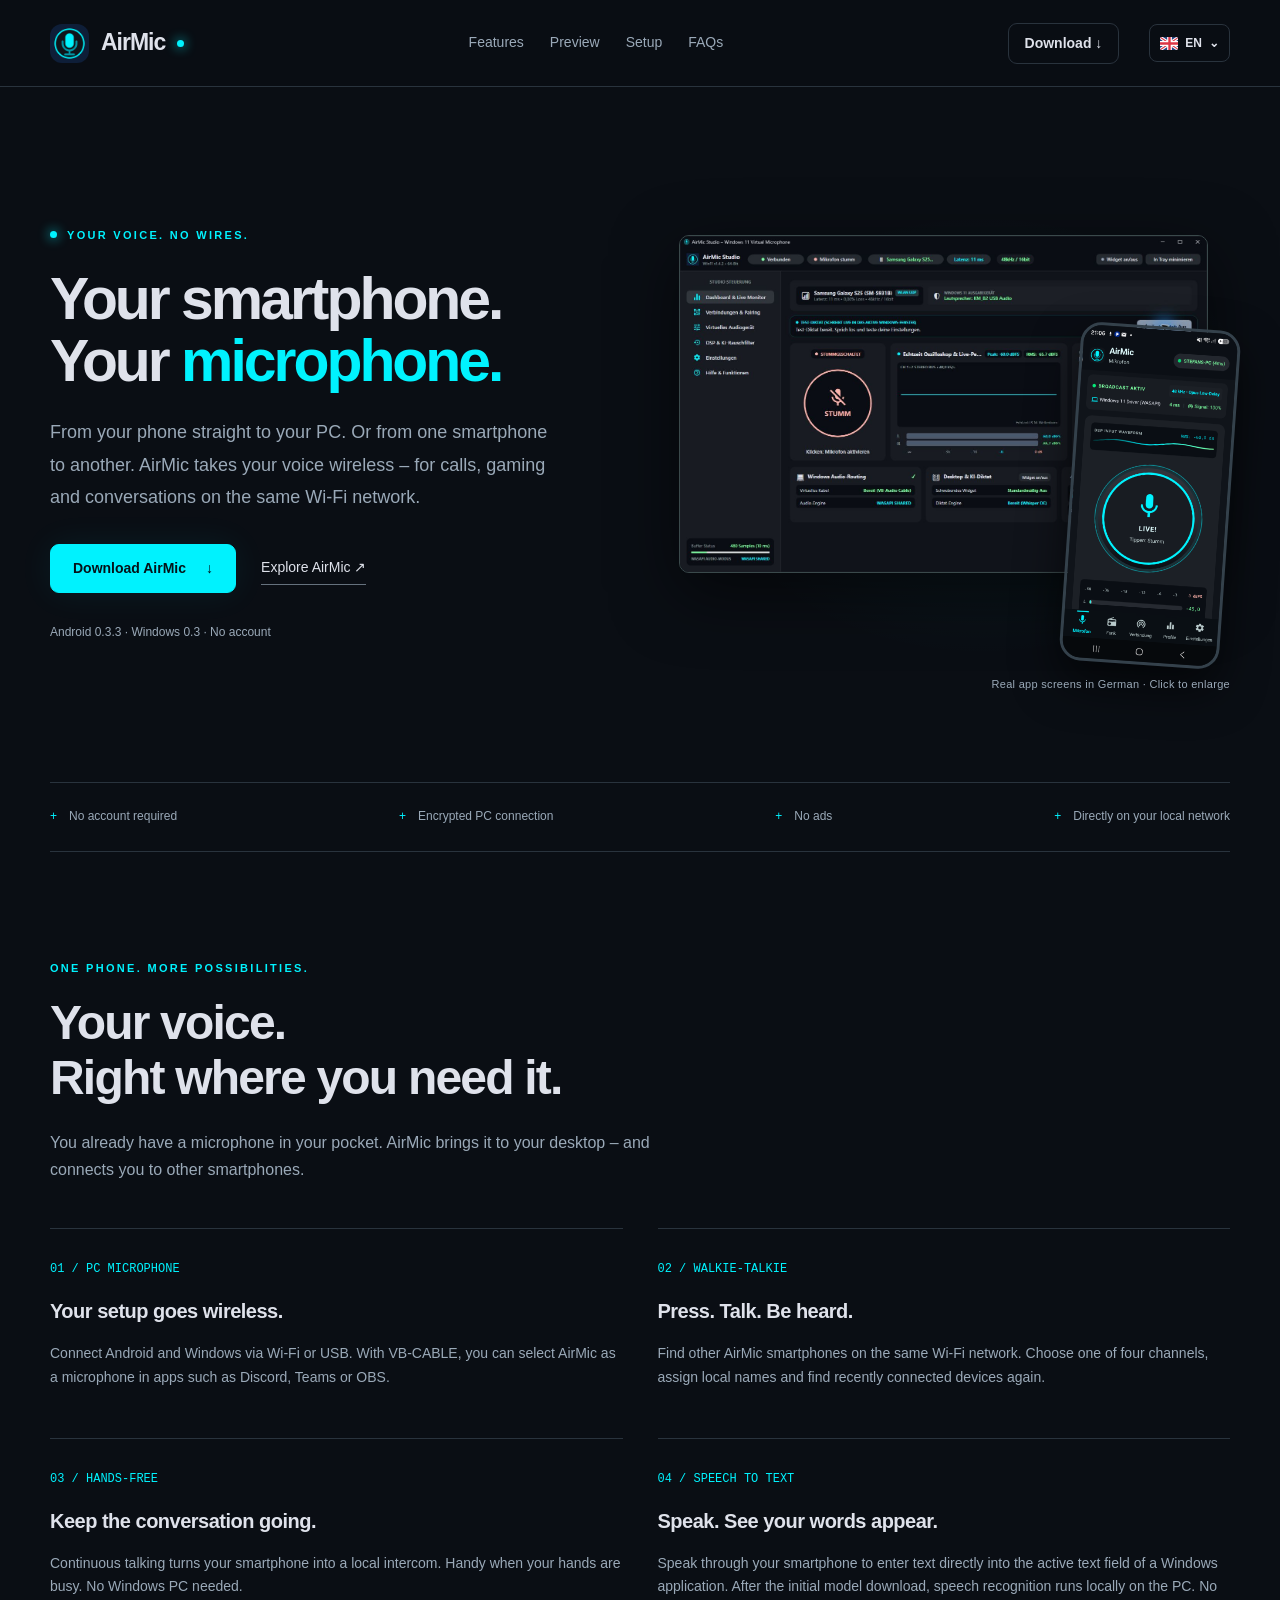
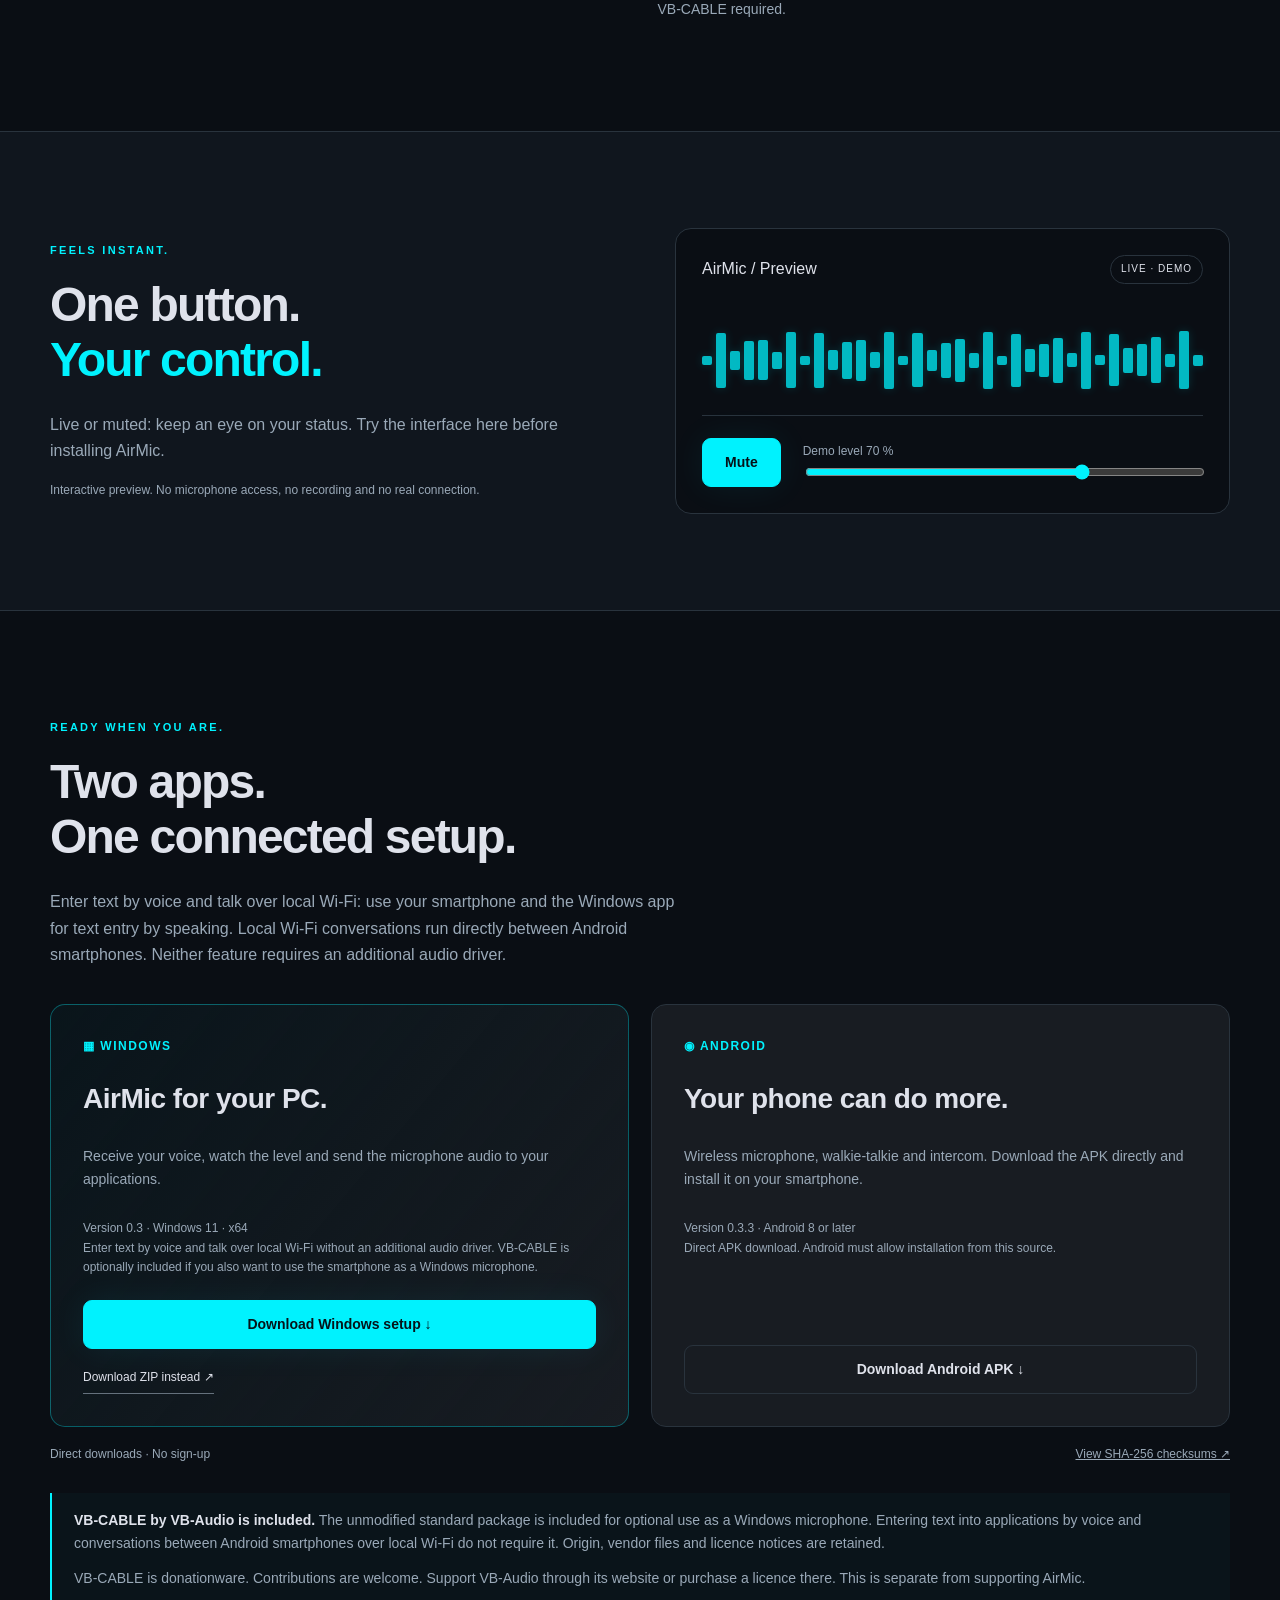
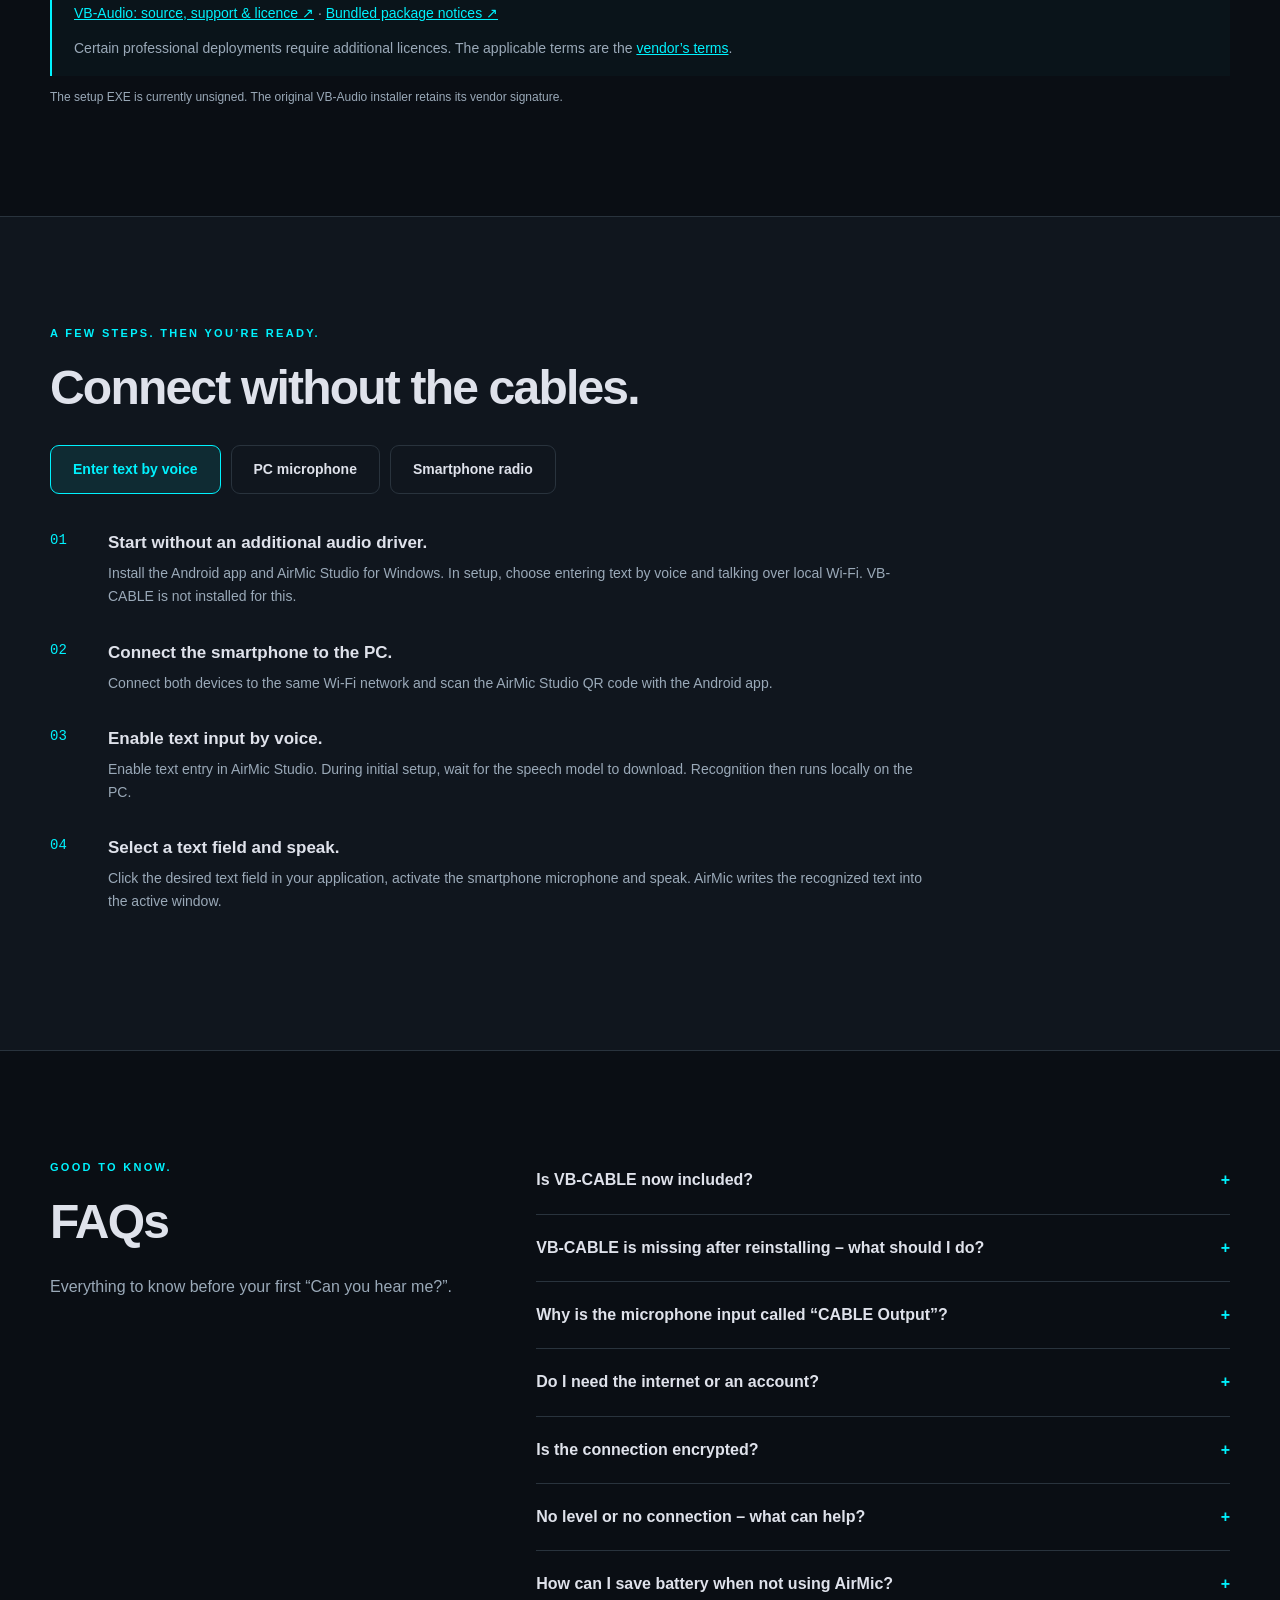
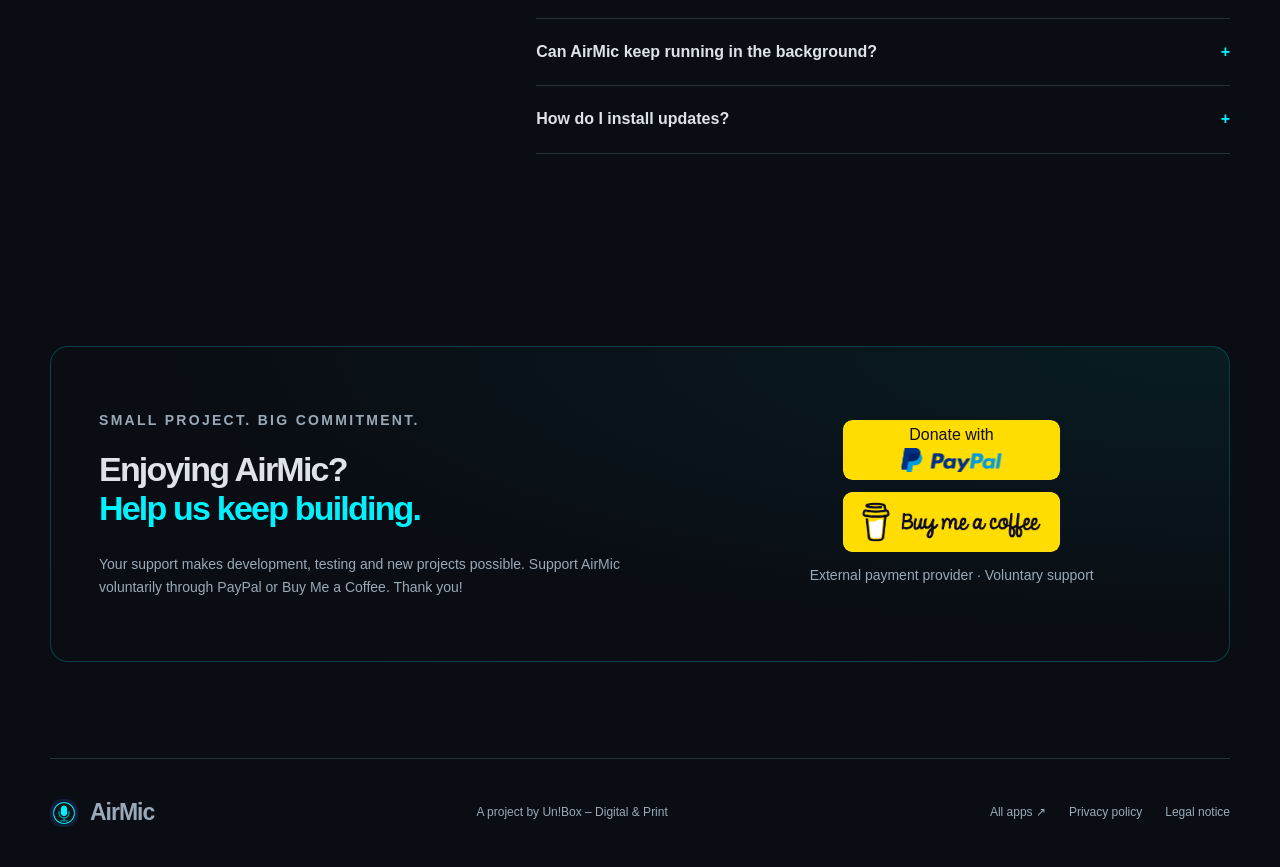
<file: index.html>
<!doctype html>
<html lang="de"><head><meta charset="utf-8"><meta name="viewport" content="width=device-width,initial-scale=1"><title>AirMic – Dein Smartphone. Dein Mikrofon.</title><meta name="description" content="Nutze dein Android-Smartphone als kabelloses Windows-Mikrofon oder als Walkie-Talkie. AirMic für Windows und Android herunterladen, verbinden und lossprechen."><meta name="theme-color" content="#0a0e14"><meta property="og:title" content="AirMic – Dein Smartphone. Dein Mikrofon."><meta property="og:description" content="Kabelloses PC-Mikrofon. Walkie-Talkie. Freisprechen. Entdecke AirMic für Android und Windows."><meta property="og:image" content="https://unbox-digital-print.github.io/airmic/assets/airmic-logo.png"><meta property="og:type" content="website"><meta property="og:url" content="https://unbox-digital-print.github.io/airmic/"><link rel="canonical" href="https://unbox-digital-print.github.io/airmic/"><link rel="icon" href="assets/airmic-logo.png"><link rel="stylesheet" href="styles.css?v=20261116k"><script src="translations.js?v=10" defer></script><script src="i18n.js?v=2" defer></script><script defer src="app.js?v=4"></script></head><body>
<a class="skip" href="#main">Zum Inhalt</a>
<header><nav class="wrap" aria-label="Hauptnavigation"><a class="brand" href="#"><img src="assets/airmic-logo.png" width="39" height="39" alt="">AirMic<span class="dot" aria-hidden="true"></span></a><div class="links"><a href="#funktionen">Funktionen</a><a href="#vorschau">Vorschau</a><a href="#installation">Einrichtung</a><a href="#faq">FAQs</a></div><a class="button small" href="#download">Download ↓</a><details class="language-menu" data-no-i18n><summary aria-label="Sprache wählen / Choose language"><img id="language-flag" src="assets/flags/de.svg" width="18" height="13" alt=""><span id="language-code">DE</span><span aria-hidden="true">⌄</span></summary><div class="language-options"><button type="button" data-language="de" lang="de" aria-pressed="true"><img src="assets/flags/de.svg" width="20" height="14" alt="">Deutsch<span>DE</span></button><button type="button" data-language="en" lang="en" aria-pressed="false"><img src="assets/flags/en.svg" width="20" height="14" alt="">English<span>EN</span></button><button type="button" data-language="fr" lang="fr" aria-pressed="false"><img src="assets/flags/fr.svg" width="20" height="14" alt="">Français<span>FR</span></button><button type="button" data-language="es" lang="es" aria-pressed="false"><img src="assets/flags/es.svg" width="20" height="14" alt="">Español<span>ES</span></button></div></details></nav></header>
<main id="main"><section class="hero wrap"><div><p class="eyebrow"><span class="dot"></span> DEINE STIMME. OHNE KABEL.</p><h1>Dein Smartphone.<br>Dein <em>Mikrofon.</em></h1><p class="lead">Vom Handy direkt auf den PC. Oder von Smartphone zu Smartphone. AirMic macht deine Stimme kabellos – für Calls, Gaming und Gespräche im gleichen WLAN.</p><div class="actions"><a class="button primary" href="#download">AirMic herunterladen <span>↓</span></a><a class="text-link" href="#vorschau">AirMic erleben ↗</a></div><p class="fine">Android 0.3.3 · Windows 0.3 · Ohne Konto</p></div><div class="studio real-studio" aria-label="Echte Screenshots aus AirMic für Windows und Android"><a class="real-desktop" href="assets/windows-dashboard.jpg" target="_blank" rel="noopener noreferrer" aria-label="Windows-Screenshot vergrößern"><img src="assets/windows-dashboard.jpg" width="1366" height="873" alt="Original-Screenshot der Startseite von AirMic Studio für Windows"></a><a class="real-phone" href="assets/android-app.png" target="_blank" rel="noopener noreferrer" aria-label="Android-Screenshot vergrößern"><img src="assets/android-app.png" width="1080" height="2340" alt="Original-Screenshot der AirMic-Android-App im Mikrofonmodus"></a><p class="real-caption">Echte App-Ansichten auf Deutsch · Zum Vergrößern anklicken</p></div></section>
<div class="wrap trust"><span>Kein Benutzerkonto</span><span>PC-Verbindung verschlüsselt</span><span>Keine Werbung</span><span>Direkt im lokalen Netzwerk</span></div>
<section class="content wrap" id="funktionen"><p class="eyebrow">EIN HANDY. MEHR MÖGLICHKEITEN.</p><h2>Deine Stimme.<br>Genau da, wo du sie brauchst.</h2><p class="section-intro">Ein Mikrofon hast du schon in der Tasche. AirMic bringt es auf deinen Desktop – und verbindet dich mit anderen Smartphones.</p><div class="grid3"><article class="feature"><span class="num">01 / PC-MIKROFON</span><h3>Dein Setup wird kabellos.</h3><p>Verbinde Android und Windows per WLAN oder USB. Mit VB-CABLE lässt sich AirMic als Mikrofon in Anwendungen wie Discord, Teams oder OBS auswählen.</p></article><article class="feature"><span class="num">02 / WALKIE-TALKIE</span><h3>Drücken. Sprechen. Ankommen.</h3><p>Finde andere AirMic-Smartphones im selben WLAN. Wähle einen von vier Kanälen, vergib lokale Namen und finde kürzlich verbundene Geräte wieder.</p></article><article class="feature"><span class="num">03 / FREISPRECHEN</span><h3>Im Gespräch bleiben.</h3><p>Mit Dauersprechen wird aus dem Smartphone ein lokales Intercom. Praktisch, wenn die Hände gerade beschäftigt sind. Dafür brauchst du keinen Windows-PC.</p></article><article class="feature"><span class="num">04 / TEXT PER SPRACHE</span><h3>Sprich. Der Text erscheint.</h3><p>Sprich mit dem Smartphone und gib Text direkt in das aktive Textfeld einer Windows-Anwendung ein. Die Spracherkennung läuft nach dem ersten Modell-Download lokal auf dem PC. Dafür brauchst du kein VB-CABLE.</p></article></div></section>
<section class="content preview-section" id="vorschau"><div class="wrap preview-layout"><div><p class="eyebrow">FÜHLT SICH DIREKT AN.</p><h2>Ein Button.<br><em>Deine Kontrolle.</em></h2><p class="section-intro">Live oder stumm: Behalte den Status im Blick. Probiere hier die Darstellung aus, bevor du AirMic installierst.</p><p class="fine">Interaktive Vorschau. Kein Mikrofonzugriff, keine Aufnahme und keine echte Verbindung.</p></div><div class="demo" id="demo"><div class="demo-head"><span>AirMic / Vorschau</span><span class="pill" id="demo-state" role="status">LIVE · DEMO</span></div><div class="wave" data-wave aria-hidden="true"></div><div class="demo-control"><button class="button primary" type="button" id="mute" aria-pressed="false">Stummschalten</button><label for="gain">Demo-Pegel <output id="gain-value">70 %</output><input id="gain" type="range" min="0" max="100" value="70"></label></div></div></div></section>
<section class="content wrap" id="download"><p class="eyebrow">BEREIT, WENN DU ES BIST.</p><h2>Zwei Apps.<br>Ein verbundenes Setup.</h2><p class="section-intro">Texte einsprechen und im WLAN kommunizieren: Verwende Smartphone und Windows-App für Texteingabe per Sprache. Gespräche im lokalen WLAN laufen direkt zwischen Android-Smartphones. Beide Funktionen benötigen keinen zusätzlichen Audiotreiber.</p><div class="downloads"><article class="card highlight"><span class="platform">▦ WINDOWS</span><h3>AirMic für deinen PC.</h3><p>Deine Stimme empfangen, den Pegel im Blick behalten und das Mikrofon an deine Anwendungen weitergeben.</p><p class="fine">Version 0.3 · Windows 11 · x64<br>Texte einsprechen und im WLAN kommunizieren: ohne zusätzlichen Audiotreiber. VB-CABLE ist optional enthalten, wenn du das Smartphone zusätzlich als Windows-Mikrofon nutzen möchtest.</p><a class="button primary" href="downloads/AirMic-Setup.exe?v=5-8a42c103" download>Windows-Setup herunterladen ↓</a><a class="text-link zip-alternative" href="downloads/AirMic-Windows.zip?v=5-e717be33" download>ZIP als Alternative herunterladen ↗</a></article><article class="card"><span class="platform">◉ ANDROID</span><h3>Dein Handy kann mehr.</h3><p>Kabelloses Mikrofon, Walkie-Talkie und Intercom. Lade die APK direkt herunter und installiere sie auf deinem Smartphone.</p><p class="fine">Version 0.3.3 · Android 8 oder neuer<br>Direkter APK-Download. Die Installation aus dieser Quelle muss in Android erlaubt werden.</p><a class="button" href="downloads/AirMic.apk?v=6-612ca876" download>Android-APK herunterladen ↓</a></article></div><div class="download-meta"><span>Direkte Downloads · Keine Anmeldung</span><a href="downloads/SHA256SUMS.txt">SHA-256-Prüfsummen ansehen ↗</a></div><div class="notice" id="vbcable"><strong>VB-CABLE von VB-Audio ist enthalten.</strong> Das unveränderte Standardpaket ist für die optionale Nutzung als Windows-Mikrofon enthalten. Zum Einsprechen von Text in Anwendungen und für Gespräche zwischen Android-Smartphones im lokalen WLAN brauchst du es nicht. Herkunft, Herstellerdateien und Lizenzhinweise bleiben erhalten.<p>VB-CABLE ist Donationware. Beiträge sind willkommen. Unterstütze VB-Audio über die Herstellerseite oder erwirb dort eine Lizenz. Das ist unabhängig von einer Unterstützung für AirMic.</p><p><a href="https://vb-audio.com/Cable/" target="_blank" rel="noopener noreferrer">VB-Audio: Herkunft, Unterstützung & Lizenz ↗</a> · <a href="downloads/VB-CABLE-HINWEISE.txt">Hinweise zum mitgelieferten Paket ↗</a></p><p>Bei bestimmten professionellen Verteilungen sind zusätzliche Lizenzen erforderlich. Es gelten die <a href="https://vb-audio.com/Services/licensing.htm" target="_blank" rel="noopener noreferrer">Herstellerbedingungen</a>.</p></div><p class="fine">Die Setup-EXE ist derzeit nicht digital signiert. Der Original-VB-Audio-Installer behält seine Herstellersignatur.</p></section>
<section class="content preview-section" id="installation"><div class="wrap"><p class="eyebrow">WENIGE SCHRITTE. DANN GEHT’S LOS.</p><h2>Verbinden statt verkabeln.</h2><div class="tabs" role="tablist" aria-label="Einrichtung wählen"><button class="button tab" id="text-tab" role="tab" aria-selected="true" aria-controls="text-steps" tabindex="0">Texte einsprechen</button><button class="button tab" id="pc-tab" role="tab" aria-selected="false" aria-controls="pc-steps" tabindex="-1">PC-Mikrofon</button><button class="button tab" id="radio-tab" role="tab" aria-selected="false" aria-controls="radio-steps" tabindex="-1">Smartphone-Funk</button></div><div id="text-steps" role="tabpanel" aria-labelledby="text-tab"><ol class="steps"><li><strong>Ohne zusätzlichen Audiotreiber starten.</strong>Installiere die Android-App und AirMic Studio für Windows. Wähle im Setup „Texte einsprechen und im WLAN kommunizieren“. VB-CABLE wird dafür nicht installiert.</li><li><strong>Smartphone mit dem PC verbinden.</strong>Bringe beide Geräte ins gleiche WLAN und scanne in der Android-App den QR-Code aus AirMic Studio.</li><li><strong>Texteingabe per Sprache aktivieren.</strong>Aktiviere „Texteingabe“ in AirMic Studio und warte bei der ersten Einrichtung auf den Download des Sprachmodells. Die Erkennung läuft anschließend lokal auf dem PC.</li><li><strong>Textfeld auswählen und sprechen.</strong>Klicke in das gewünschte Textfeld deiner Anwendung, aktiviere das Smartphone-Mikrofon und sprich. AirMic schreibt den erkannten Text in das aktive Fenster.</li></ol></div><div id="pc-steps" role="tabpanel" aria-labelledby="pc-tab" hidden><ol class="steps"><li><strong>AirMic-Setup.exe ausführen.</strong>APK auf Android installieren. Unter Windows die Setup-EXE starten und die Administratorabfrage bestätigen. Standardpfad für alle Benutzer: C:\Program Files\AirMic. Die .NET-Laufzeit ist enthalten. Alternativ die Windows-ZIP vollständig entpacken.</li><li><strong>VB-CABLE bei Bedarf einrichten.</strong>Wähle im Setup „Texte einsprechen und im WLAN kommunizieren“ oder „Zusätzlich als Windows-Mikrofon nutzen“. Nur die zweite Auswahl bietet bei Bedarf den Original-VB-CABLE-Installer an. Dafür sind Administratorrechte und anschließend ein Windows-Neustart nötig. Ein funktionsfähiges CABLE-Gerätepaar wird weiterverwendet. Eine spätere Installation ist über das AirMic-Startmenü möglich.</li><li><strong>QR-Code scannen und verbinden.</strong>AirMic.Windows.exe starten. Beide Geräte ins gleiche vertrauenswürdige WLAN bringen. In der Android-App den QR-Code der Windows-App scannen; Kamera- und Mikrofonberechtigung erlauben. AirMic in der Windows-Firewall nur für dein privates Netzwerk freigeben.</li><li><strong>Das richtige Mikrofon auswählen.</strong>AirMic gibt Audio an „CABLE Input“ aus. In Discord, Teams oder deiner Zielanwendung „CABLE Output“ als Mikrofon wählen. Deine Lautsprecher bleiben dein normales Wiedergabegerät.</li></ol><p class="fine">In der ZIP: third-party/VB-CABLE/original/VBCABLE_Setup_x64.exe als Administrator ausführen. Bei einer AirMic-Deinstallation bleibt der installierte Treiber erhalten, da andere Apps ihn ebenfalls verwenden können.</p></div><div id="radio-steps" role="tabpanel" aria-labelledby="radio-tab" hidden><ol class="steps"><li><strong>AirMic auf den Smartphones installieren.</strong>Jedes beteiligte Gerät benötigt die Android-App und Mikrofonzugriff.</li><li><strong>Gemeinsames WLAN und gleichen Kanal wählen.</strong>Den Funkbereich öffnen, denselben Kanal einstellen und die lokale Suche nutzen. Gastnetzwerke mit Geräte-Isolation verhindern die Verbindung.</li><li><strong>Drücken oder freisprechen.</strong>Für Walkie-Talkie die Sprechtaste halten. Für längere Gespräche Dauersprechen aktivieren. Gefundene Smartphones lassen sich lokal umbenennen.</li></ol><div class="notice">Smartphone-Funk ist ein offener lokaler WLAN-Modus ohne Gruppenverschlüsselung. Verwende ihn nur in einem vertrauenswürdigen Netzwerk.</div></div></div></section>
<section class="content wrap" id="faq"><div class="faq-grid"><div><p class="eyebrow">GUT ZU WISSEN.</p><h2>FAQs</h2><p class="section-intro">Alles Wichtige vor dem ersten „Hörst du mich?“.</p></div><div><details><summary>Ist VB-CABLE jetzt enthalten?</summary><p>Ja, als optionales Zusatzpaket für das Smartphone als Windows-Mikrofon. Zum Einsprechen von Text in Anwendungen und für Gespräche zwischen Android-Smartphones brauchst du VB-CABLE nicht. Das Setup startet den Original-Installer nur nach entsprechender Auswahl und wenn kein funktionsfähiges CABLE-Gerätepaar verfügbar ist. VB-CABLE ist Donationware von VB-Audio; Herkunft und Lizenzhinweise bleiben erhalten.</p></details><details><summary>VB-CABLE fehlt nach Neuinstallation – was tun?</summary><p>Wenn du das zusätzliche Windows-Mikrofon nutzen möchtest: Nach dem Entfernen von VB-CABLE Windows zuerst neu starten. Dann den Original-VB-Audio-Installer aus dem AirMic-Startmenü öffnen, den Treiber installieren und erneut neu starten. Danach müssen CABLE Input (Wiedergabe) und CABLE Output (Aufnahme) verfügbar sein. Die Texteingabe per Sprache verarbeitet Smartphone-Audio direkt; für ein Mikrofon in Discord, Teams oder OBS ist dagegen CABLE Output nötig. AirMic selbst zu deinstallieren entfernt den gemeinsam nutzbaren Treiber nicht.</p></details><details><summary>Warum heißt der Mikrofoneingang „CABLE Output“?</summary><p>AirMic spielt die empfangene Stimme in den virtuellen Eingang „CABLE Input“. VB-CABLE stellt diese Stimme auf der anderen Seite als Aufnahmegerät „CABLE Output“ bereit. Diesen Ausgang wählst du in deiner Gesprächs- oder Aufnahme-App als Mikrofon.</p></details><details><summary>Brauche ich Internet oder ein Konto?</summary><p>Für die lokale Verbindung brauchst du kein Konto und keinen Cloud-Audiodienst. Die Downloads benötigen Internet. Wenn du die lokale Texteingabe per Sprache nutzt, muss ihr Sprachmodell zunächst heruntergeladen werden. Die Erkennung läuft danach lokal auf dem PC.</p></details><details><summary>Ist die Verbindung verschlüsselt?</summary><p>Die gekoppelte Verbindung zwischen Android und Windows nutzt authentifizierte Verschlüsselung mit AES-256-GCM. Der QR-Code enthält die Kopplungsdaten und sollte privat bleiben. Smartphone-Funk ist davon getrennt: Er läuft offen im lokalen WLAN und bietet keine Gruppenverschlüsselung.</p></details><details><summary>Kein Pegel oder keine Verbindung – was hilft?</summary><p>Prüfe Mikrofon- und Kameraberechtigung, dass beide Geräte im gleichen WLAN sind und dass die Windows-Firewall AirMic im privaten Netzwerk zulässt. Ein Gast-WLAN kann Geräte voneinander isolieren. Starte beide Apps neu und kopple sie erneut per QR-Code. Prüfe danach die Auswahl von CABLE Input und CABLE Output.</p></details><details><summary>Wie spare ich Akku bei Nichtbenutzung?</summary><p>Ab Android-Version 0.3.1 pausieren im stummen PC-Mikrofonmodus Aufnahme, DSP und Audioübertragung. CPU- und WLAN-Hochleistungssperren werden dafür freigegeben. Die Steuerverbindung bleibt für die Wiederaufnahme bestehen. Aktive Funkbereitschaft ist weiterhin echter Empfang und benötigt Energie. Wenn du AirMic nicht brauchst, beende den jeweiligen Modus über die Benachrichtigung.</p></details><details><summary>Kann AirMic im Hintergrund weiterlaufen?</summary><p>Aktiviere die Hintergrundoption in der Android-App. Je nach Smartphone musst du zusätzlich die Akkuoptimierung für AirMic anpassen. Ein sichtbarer Vordergrunddienst zeigt an, wenn die App weiter aktiv ist.</p></details><details><summary>Wie installiere ich Updates?</summary><p>Lade die neue APK herunter und installiere sie über die vorhandene App. Die Paketkennung ist com.unbox_digital_print.airmic. Falls eine alte Ausgabe eine andere Paketkennung nutzt, handelt es sich für Android um eine separate App. Unter Windows die App beenden und die neue ZIP in einen eigenen Ordner entpacken.</p></details></div></div></section>
<section class="wrap content" id="unterstuetzen"><div class="support"><div><p class="eyebrow">KLEINES PROJEKT. VIEL HERZBLUT.</p><h2>AirMic gefällt dir?<br><em>Hilf beim Weiterbauen.</em></h2><p>Deine Unterstützung ermöglicht Entwicklung, Tests und neue Projekte. Unterstütze AirMic freiwillig über PayPal oder Buy Me a Coffee. Danke!</p></div><div class="support-actions"><button type="button" class="button" data-support="paypal" disabled>Mit PayPal unterstützen ↗</button><button type="button" class="button" data-support="buyMeACoffee" disabled>Einen Kaffee spendieren ↗</button><p class="fine" id="support-status">Noch nicht aktiviert · Aktuell keine Zahlungen möglich</p></div></div></section></main>
<footer class="wrap footer"><a class="brand" href="#"><img src="assets/airmic-logo.png" width="28" height="28" alt="">AirMic</a><span>Ein Projekt von Un!Box – Digital & Print</span><div class="footer-links"><a href="https://unbox-digital-print.github.io/apps/">Alle Apps ↗</a><a href="privacy.html">Datenschutzerklärung</a><a href="impressum.html">Impressum</a></div></footer></body></html>
</file>
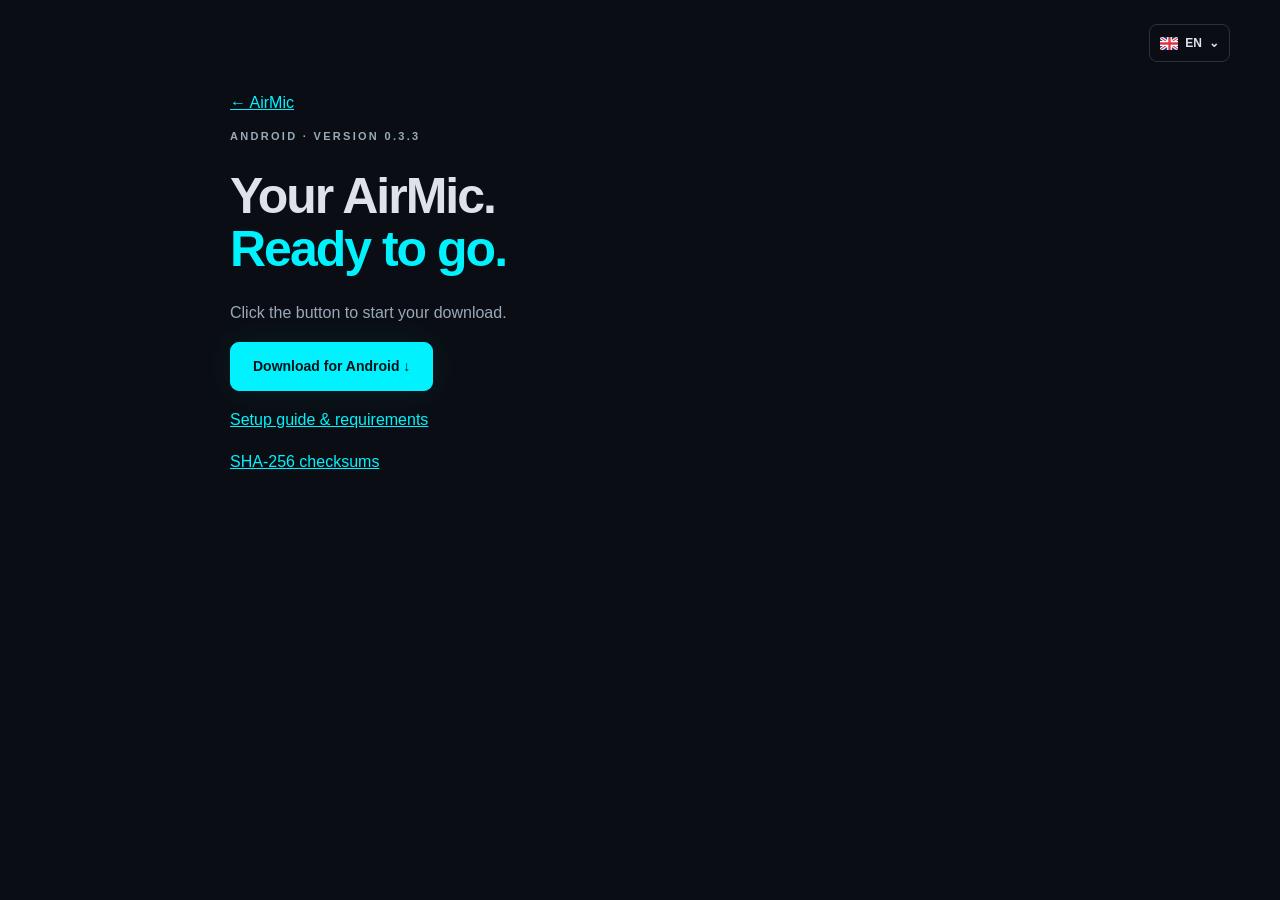
<file: download/android/index.html>
<!doctype html><html lang="de"><head><meta charset="utf-8"><meta name="viewport" content="width=device-width,initial-scale=1"><title>AirMic herunterladen</title><link rel="stylesheet" href="../../styles.css?v=20261116k"><script src="../../translations.js?v=10" defer></script><script src="../../i18n.js?v=2" defer></script></head><body><div class="wrap language-toolbar"><details class="language-menu" data-no-i18n><summary aria-label="Sprache wählen / Choose language"><img id="language-flag" src="../../assets/flags/de.svg" width="18" height="13" alt=""><span id="language-code">DE</span><span aria-hidden="true">⌄</span></summary><div class="language-options"><button type="button" data-language="de" lang="de" aria-pressed="true"><img src="../../assets/flags/de.svg" width="20" height="14" alt="">Deutsch<span>DE</span></button><button type="button" data-language="en" lang="en" aria-pressed="false"><img src="../../assets/flags/en.svg" width="20" height="14" alt="">English<span>EN</span></button><button type="button" data-language="fr" lang="fr" aria-pressed="false"><img src="../../assets/flags/fr.svg" width="20" height="14" alt="">Français<span>FR</span></button><button type="button" data-language="es" lang="es" aria-pressed="false"><img src="../../assets/flags/es.svg" width="20" height="14" alt="">Español<span>ES</span></button></div></details></div><main class="wrap legal"><a href="../../">← AirMic</a><p class="eyebrow">ANDROID · VERSION 0.3.3</p><h1>Dein AirMic.<br><em>Bereit zum Start.</em></h1><p>Der Download startet nach einem Klick.</p><p><a class="button primary" href="../../downloads/AirMic.apk?v=6-612ca876" download>Für Android herunterladen ↓</a></p><p><a href="../../#installation">Installationshilfe & Voraussetzungen</a></p><p><a href="../../downloads/SHA256SUMS.txt">SHA-256-Prüfsummen</a></p></main></body></html>
</file>
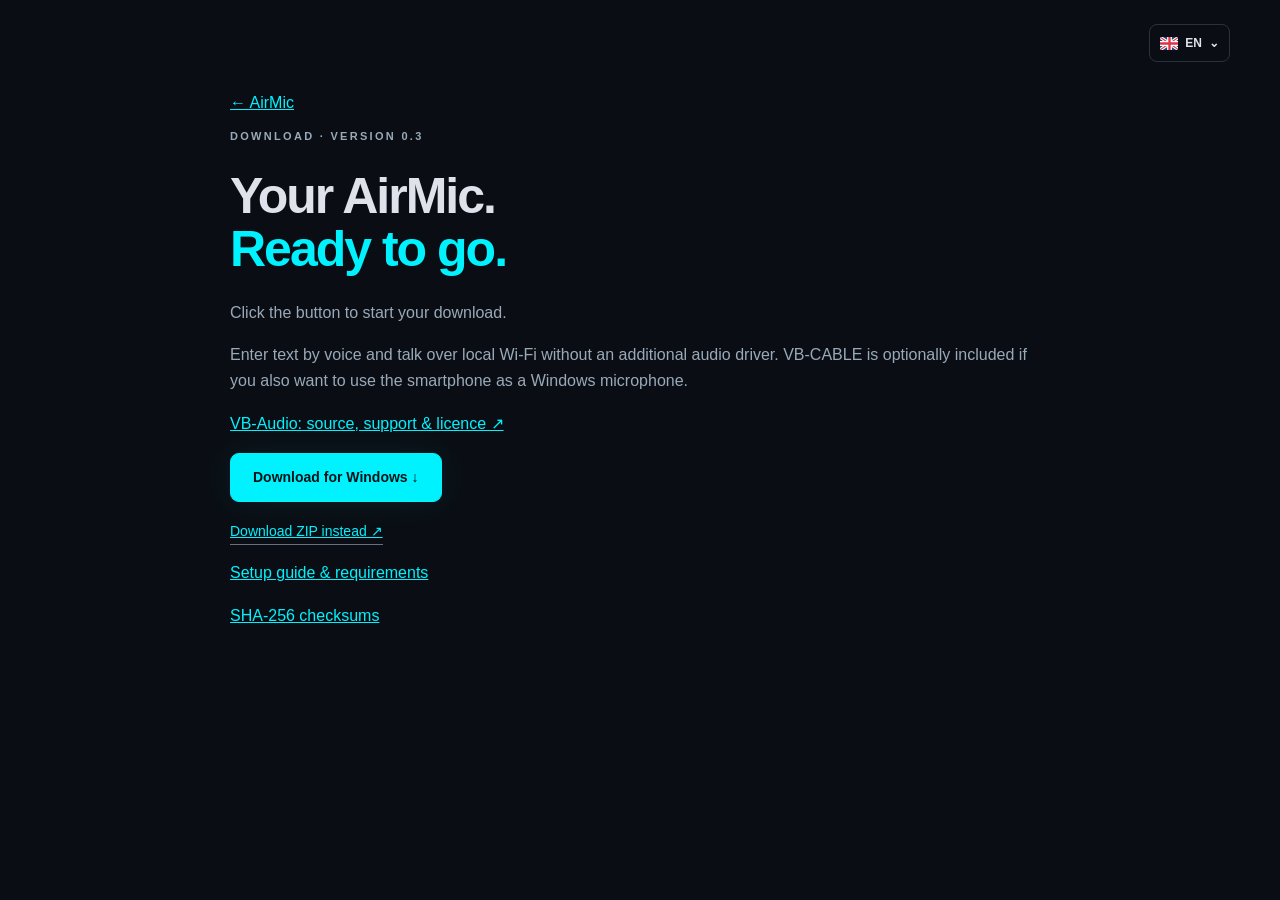
<file: download/windows/index.html>
<!doctype html><html lang="de"><head><meta charset="utf-8"><meta name="viewport" content="width=device-width,initial-scale=1"><title>AirMic herunterladen</title><link rel="stylesheet" href="../../styles.css?v=20261116k"><script src="../../translations.js?v=10" defer></script><script src="../../i18n.js?v=2" defer></script></head><body><div class="wrap language-toolbar"><details class="language-menu" data-no-i18n><summary aria-label="Sprache wählen / Choose language"><img id="language-flag" src="../../assets/flags/de.svg" width="18" height="13" alt=""><span id="language-code">DE</span><span aria-hidden="true">⌄</span></summary><div class="language-options"><button type="button" data-language="de" lang="de" aria-pressed="true"><img src="../../assets/flags/de.svg" width="20" height="14" alt="">Deutsch<span>DE</span></button><button type="button" data-language="en" lang="en" aria-pressed="false"><img src="../../assets/flags/en.svg" width="20" height="14" alt="">English<span>EN</span></button><button type="button" data-language="fr" lang="fr" aria-pressed="false"><img src="../../assets/flags/fr.svg" width="20" height="14" alt="">Français<span>FR</span></button><button type="button" data-language="es" lang="es" aria-pressed="false"><img src="../../assets/flags/es.svg" width="20" height="14" alt="">Español<span>ES</span></button></div></details></div><main class="wrap legal"><a href="../../">← AirMic</a><p class="eyebrow">DOWNLOAD · VERSION 0.3</p><h1>Dein AirMic.<br><em>Bereit zum Start.</em></h1><p>Der Download startet nach einem Klick.</p><p>Texte einsprechen und im WLAN kommunizieren: ohne zusätzlichen Audiotreiber. VB-CABLE ist optional enthalten, wenn du das Smartphone zusätzlich als Windows-Mikrofon nutzen möchtest.</p><p><a href="../../#vbcable">VB-Audio: Herkunft, Unterstützung & Lizenz ↗</a></p><p><a class="button primary" href="../../downloads/AirMic-Setup.exe?v=5-8a42c103" download>Für Windows herunterladen ↓</a></p><p><a class="text-link" href="../../downloads/AirMic-Windows.zip?v=5-e717be33" download>ZIP als Alternative herunterladen ↗</a></p><p><a href="../../#installation">Installationshilfe & Voraussetzungen</a></p><p><a href="../../downloads/SHA256SUMS.txt">SHA-256-Prüfsummen</a></p></main></body></html>
</file>
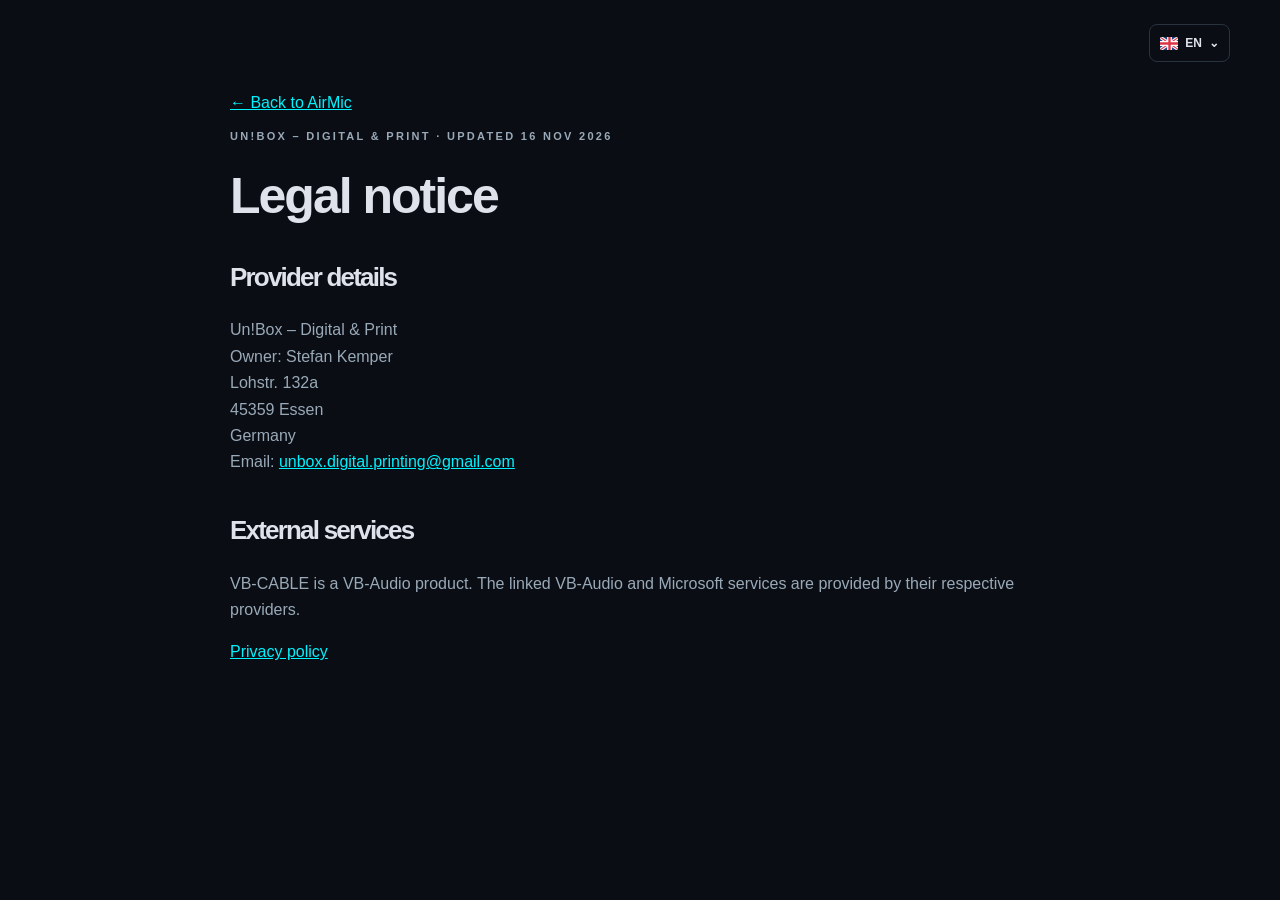
<file: impressum.html>
<!doctype html><html lang="de"><head><meta charset="utf-8"><meta name="viewport" content="width=device-width,initial-scale=1"><title>Impressum – AirMic</title><link rel="icon" href="assets/airmic-logo.png"><link rel="stylesheet" href="styles.css?v=20261116k"><script src="translations.js?v=10" defer></script><script src="i18n.js?v=2" defer></script></head><body><div class="wrap language-toolbar"><details class="language-menu" data-no-i18n><summary aria-label="Sprache wählen / Choose language"><img id="language-flag" src="assets/flags/de.svg" width="18" height="13" alt=""><span id="language-code">DE</span><span aria-hidden="true">⌄</span></summary><div class="language-options"><button type="button" data-language="de" lang="de" aria-pressed="true"><img src="assets/flags/de.svg" width="20" height="14" alt="">Deutsch<span>DE</span></button><button type="button" data-language="en" lang="en" aria-pressed="false"><img src="assets/flags/en.svg" width="20" height="14" alt="">English<span>EN</span></button><button type="button" data-language="fr" lang="fr" aria-pressed="false"><img src="assets/flags/fr.svg" width="20" height="14" alt="">Français<span>FR</span></button><button type="button" data-language="es" lang="es" aria-pressed="false"><img src="assets/flags/es.svg" width="20" height="14" alt="">Español<span>ES</span></button></div></details></div><main class="wrap legal"><a href="./">← Zurück zu AirMic</a><p class="eyebrow">UN!BOX – DIGITAL & PRINT · STAND 16.11.2026</p><h1>Impressum</h1><h2>Angaben zum Anbieter</h2><p>Un!Box – Digital & Print<br>Inhaber: Stefan Kemper<br>Lohstr. 132a<br>45359 Essen<br>Deutschland<br>E-Mail: <a href="mailto:unbox.digital.printing@gmail.com">unbox.digital.printing@gmail.com</a></p><h2>Externe Angebote</h2><p>VB-CABLE ist ein Produkt von VB-Audio. Die verlinkten Angebote von VB-Audio und Microsoft werden von den jeweiligen Anbietern bereitgestellt.</p><p><a href="privacy.html">Datenschutzhinweise</a></p></main></body></html>
</file>
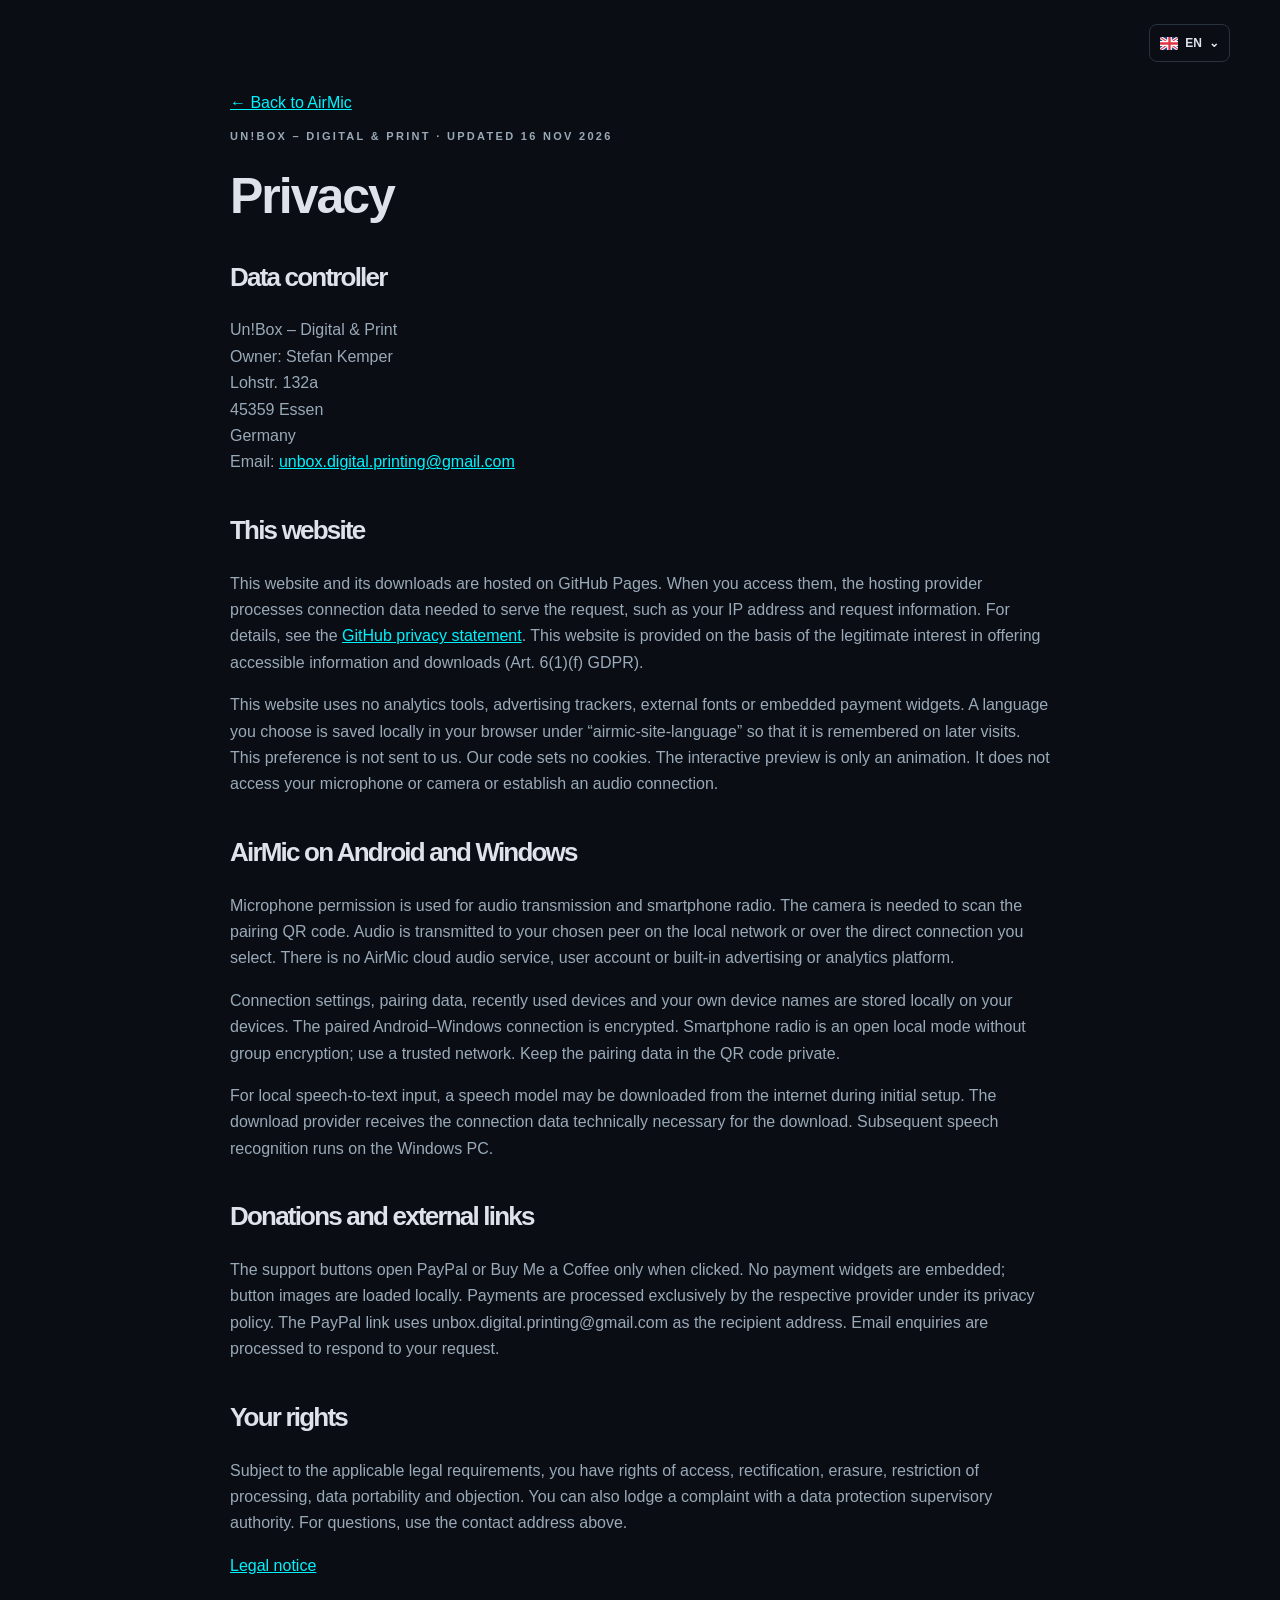
<file: privacy.html>
<!doctype html><html lang="de"><head><meta charset="utf-8"><meta name="viewport" content="width=device-width,initial-scale=1"><title>Datenschutz – AirMic</title><link rel="icon" href="assets/airmic-logo.png"><link rel="stylesheet" href="styles.css?v=20261116k"><script src="translations.js?v=10" defer></script><script src="i18n.js?v=2" defer></script></head><body><div class="wrap language-toolbar"><details class="language-menu" data-no-i18n><summary aria-label="Sprache wählen / Choose language"><img id="language-flag" src="assets/flags/de.svg" width="18" height="13" alt=""><span id="language-code">DE</span><span aria-hidden="true">⌄</span></summary><div class="language-options"><button type="button" data-language="de" lang="de" aria-pressed="true"><img src="assets/flags/de.svg" width="20" height="14" alt="">Deutsch<span>DE</span></button><button type="button" data-language="en" lang="en" aria-pressed="false"><img src="assets/flags/en.svg" width="20" height="14" alt="">English<span>EN</span></button><button type="button" data-language="fr" lang="fr" aria-pressed="false"><img src="assets/flags/fr.svg" width="20" height="14" alt="">Français<span>FR</span></button><button type="button" data-language="es" lang="es" aria-pressed="false"><img src="assets/flags/es.svg" width="20" height="14" alt="">Español<span>ES</span></button></div></details></div><main class="wrap legal"><a href="./">← Zurück zu AirMic</a><p class="eyebrow">UN!BOX – DIGITAL & PRINT · STAND 16.11.2026</p><h1>Datenschutz</h1><h2>Verantwortlicher</h2><p>Un!Box – Digital & Print<br>Inhaber: Stefan Kemper<br>Lohstr. 132a<br>45359 Essen<br>Deutschland<br>E-Mail: <a href="mailto:unbox.digital.printing@gmail.com">unbox.digital.printing@gmail.com</a></p>
<h2>Diese Webseite</h2><p>Die Webseite und ihre Downloads werden über GitHub Pages bereitgestellt. Beim Abruf verarbeitet der Hostinganbieter technisch notwendige Verbindungsdaten, beispielsweise die IP-Adresse und Informationen zur Anfrage. Näheres beschreibt die <a href="https://docs.github.com/en/site-policy/privacy-policies/github-general-privacy-statement">Datenschutzerklärung von GitHub</a>. Die Bereitstellung erfolgt auf Grundlage des berechtigten Interesses an einem zugänglichen Informations- und Downloadangebot (Art. 6 Abs. 1 lit. f DSGVO).</p><p>Diese Webseite verwendet keine Analysewerkzeuge, Werbetracker, externen Schriftarten oder eingebetteten Zahlungswidgets. Eine von dir gewählte Sprache wird unter „airmic-site-language“ lokal im Browser gespeichert, damit sie bei späteren Besuchen erhalten bleibt. Diese Einstellung wird nicht an uns übertragen. Der eigene Code setzt keine Cookies. Die interaktive Vorschau ist ausschließlich eine Animation. Sie greift weder auf dein Mikrofon noch auf deine Kamera zu und baut keine Audioverbindung auf.</p>
<h2>AirMic auf Android und Windows</h2><p>Die Mikrofonberechtigung wird für Audioübertragung und Smartphone-Funk verwendet. Die Kamera wird zum Scannen des Kopplungs-QR-Codes benötigt. Audio wird an die von dir gewählte Gegenstelle im lokalen Netzwerk oder über die gewählte direkte Verbindung übertragen. Es gibt keinen AirMic-Cloud-Audiodienst, kein Benutzerkonto und keine eingebaute Werbe- oder Analyseplattform.</p><p>Verbindungseinstellungen, Kopplungsdaten, kürzlich verwendete Geräte und selbst vergebene Gerätenamen werden lokal auf deinen Geräten gespeichert. Die gekoppelte Android-Windows-Verbindung ist verschlüsselt. Smartphone-Funk ist ein offener lokaler Modus ohne Gruppenverschlüsselung; nutze hierfür ein vertrauenswürdiges Netzwerk. Halte die Kopplungsdaten aus dem QR-Code privat.</p><p>Für die lokale Texteingabe per Sprache kann beim ersten Einrichten ein Sprachmodell aus dem Internet geladen werden. Dabei erhält der jeweilige Downloadanbieter technisch notwendige Verbindungsdaten. Die anschließende Spracherkennung läuft auf dem Windows-PC.</p>
<h2>Spenden und externe Links</h2><p>Die Unterstützungsbuttons öffnen PayPal oder Buy Me a Coffee erst beim Anklicken. Es sind keine Zahlungswidgets eingebettet; Button-Grafiken werden lokal geladen. Zahlungen werden ausschließlich beim jeweiligen Anbieter abgewickelt. Dort gelten dessen Datenschutzbestimmungen. Der PayPal-Link verwendet unbox.digital.printing@gmail.com als Empfängeradresse. Eine Kontaktaufnahme per E-Mail wird zur Bearbeitung deiner Anfrage verarbeitet.</p>
<h2>Deine Rechte</h2><p>Im Rahmen der gesetzlichen Voraussetzungen hast du das Recht auf Auskunft, Berichtigung, Löschung, Einschränkung der Verarbeitung, Datenübertragbarkeit und Widerspruch. Außerdem kannst du dich bei einer Datenschutzaufsichtsbehörde beschweren. Wende dich bei Fragen an die oben genannte Kontaktadresse.</p><p><a href="impressum.html">Impressum</a></p></main></body></html>
</file>
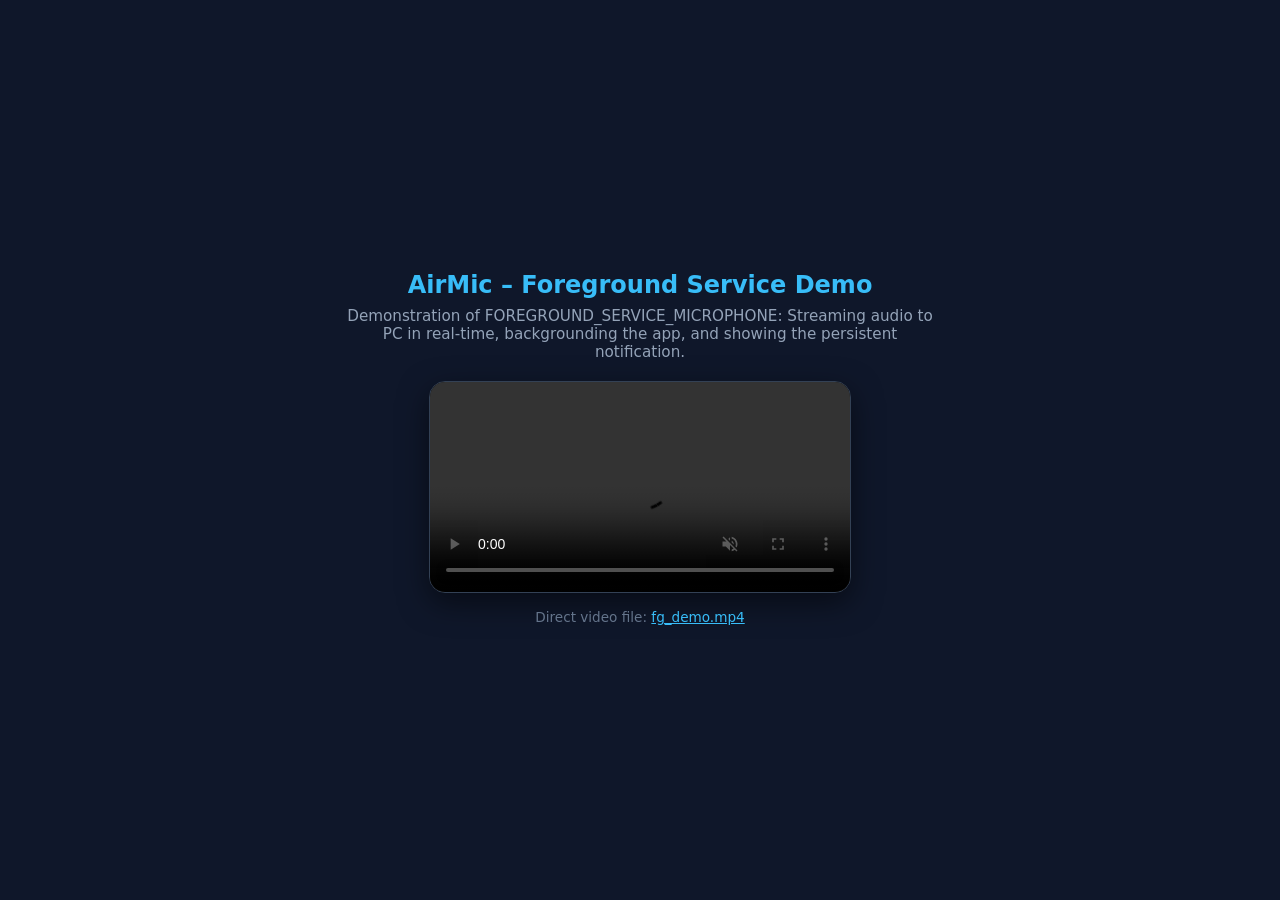
<file: video.html>
<!doctype html>
<html lang="de">
<head>
  <meta charset="utf-8">
  <meta name="viewport" content="width=device-width, initial-scale=1">
  <title>AirMic – Foreground Service Demo</title>
  <style>
    body {
      margin: 0;
      background: #0f172a;
      color: #e2e8f0;
      font-family: system-ui, -apple-system, sans-serif;
      display: flex;
      flex-direction: column;
      align-items: center;
      justify-content: center;
      min-height: 100vh;
      padding: 20px;
      box-sizing: border-box;
    }
    h1 {
      font-size: 1.5rem;
      margin-bottom: 8px;
      color: #38bdf8;
      text-align: center;
    }
    p {
      color: #94a3b8;
      margin-top: 0;
      margin-bottom: 20px;
      text-align: center;
      max-width: 600px;
      font-size: 0.95rem;
    }
    .video-container {
      max-width: 420px;
      width: 100%;
      border-radius: 16px;
      overflow: hidden;
      box-shadow: 0 10px 30px rgba(0,0,0,0.5);
      background: #000;
      border: 1px solid #334155;
    }
    video {
      width: 100%;
      height: auto;
      display: block;
    }
    .note {
      margin-top: 16px;
      font-size: 0.85rem;
      color: #64748b;
    }
    a {
      color: #38bdf8;
    }
  </style>
</head>
<body>
  <h1>AirMic – Foreground Service Demo</h1>
  <p>Demonstration of FOREGROUND_SERVICE_MICROPHONE: Streaming audio to PC in real-time, backgrounding the app, and showing the persistent notification.</p>
  <div class="video-container">
    <video controls autoplay muted playsinline src="fg_demo.mp4">
      Your browser does not support the video tag.
    </video>
  </div>
  <p class="note">Direct video file: <a href="fg_demo.mp4">fg_demo.mp4</a></p>
</body>
</html>
</file>
<file: styles.css>
:root{color-scheme:dark;--bg:#0a0e14;--panel:#181c22;--text:#dfe2eb;--muted:#9aa9b8;--cyan:#00f2fe;--line:#29333d;--green:#7dffa2;font-family:Inter,Segoe UI,Arial,sans-serif}*{box-sizing:border-box}html{scroll-behavior:smooth;scroll-padding-top:100px}body{margin:0;background:var(--bg);color:var(--text);line-height:1.65}a{color:inherit;text-decoration:none}button,input{font:inherit}button,a,input{touch-action:manipulation}button{cursor:pointer}button:disabled{cursor:not-allowed}a:focus-visible,button:focus-visible,summary:focus-visible,input:focus-visible{outline:3px solid var(--cyan);outline-offset:5px}a:hover{color:var(--cyan)}.wrap{width:min(1180px,calc(100% - 64px));margin:auto}.skip{position:absolute;top:-80px;background:var(--cyan);color:#000;padding:12px;z-index:10}.skip:focus{top:10px}header{border-bottom:1px solid var(--line);background:#0a0e14e8;position:sticky;top:0;z-index:5;backdrop-filter:blur(15px)}nav{display:flex;align-items:center;gap:30px;min-height:86px}.brand{display:flex;align-items:center;gap:12px;font-size:23px;letter-spacing:-1px;font-weight:800}.brand img{border-radius:12px}nav .links{display:flex;gap:26px;margin:auto;font-size:14px;color:var(--muted)}.button{display:inline-flex;justify-content:center;align-items:center;gap:20px;border:1px solid var(--line);background:transparent;border-radius:9px;padding:13px 22px;font-size:14px;font-weight:650;color:var(--text);line-height:1.5}.primary{background:var(--cyan);color:#051319;border-color:var(--cyan);box-shadow:0 0 35px #00f2fe12}.primary:hover{background:#a7fbff;color:#071319}.small{padding:9px 16px}.hero{display:grid;grid-template-columns:1.05fr 1fr;gap:50px;align-items:center;min-height:695px;padding-top:76px;padding-bottom:76px}.eyebrow{font-size:11px;font-weight:700;letter-spacing:2.3px;color:var(--cyan);text-transform:uppercase;display:flex;gap:10px;align-items:center}.dot{display:inline-block;width:7px;height:7px;border-radius:50%;background:var(--cyan);box-shadow:0 0 12px var(--cyan)}h1{font-size:clamp(46px,5.7vw,77px);line-height:1.06;letter-spacing:-4px;margin:24px 0;font-weight:800}em{font-style:normal;color:var(--cyan)}.lead{font-size:18px;color:var(--muted);max-width:500px;line-height:1.8}.actions{display:flex;align-items:center;gap:25px;flex-wrap:wrap;margin:30px 0}.text-link{font-size:14px;border-bottom:1px solid #65717d;padding:5px 0}.fine{font-size:12px;color:var(--muted)}.studio{position:relative;min-height:460px;display:flex;align-items:center;justify-content:flex-end;background:radial-gradient(ellipse at 55% 50%,#00f2fe12,transparent 67%)}.desktop{width:90%;border:1px solid #3a494b;border-radius:14px;background:#10171f;box-shadow:0 24px 70px #0008;overflow:hidden;transform:perspective(1000px) rotateY(-7deg)}.windowbar{padding:13px 16px;border-bottom:1px solid var(--line);display:flex;justify-content:space-between;font-size:10px;color:var(--muted)}.lights{letter-spacing:4px;color:#60717d}.desktop-main{padding:22px 24px 26px}.mini-label{font-size:9px;color:var(--muted);letter-spacing:1.3px}.device-title{font-size:19px;font-weight:650;margin:10px 0 3px}.status{color:var(--green);font-size:11px}.wave{height:94px;display:flex;align-items:center;gap:4px;margin:22px 0;border-bottom:1px solid var(--line)}.wave i{display:block;flex:1;background:var(--cyan);border-radius:2px;height:var(--h);opacity:.75;box-shadow:0 0 10px #00f2fe35;animation:signal 1.3s ease-in-out infinite alternate;animation-delay:var(--d)}@keyframes signal{to{transform:scaleY(.35);opacity:.35}}.phone{position:absolute;bottom:5px;left:-2px;width:160px;border:5px solid #34414b;border-radius:29px;background:#10141a;box-shadow:0 25px 45px #0009;transform:rotate(-7deg);padding:12px 10px;text-align:center}.notch{width:44px;height:5px;background:#35414b;border-radius:20px;margin:0 auto 14px}.phone-brand{font-size:12px;font-weight:750}.mic{border:1px solid #00f2fe66;box-shadow:0 0 25px #00f2fe20;border-radius:50%;width:87px;height:87px;display:grid;place-items:center;margin:25px auto 12px;color:var(--cyan)}.mic svg{width:34px;fill:none;stroke:currentColor;stroke-width:1.6}.phone p{font-size:9px;color:var(--muted)}.phone strong{font-size:15px;color:var(--cyan)}.mock-caption{position:absolute;bottom:-26px;right:5px;font-size:10px;letter-spacing:1px;color:var(--muted)}.studio-foot{display:flex;justify-content:space-between;font-size:10px;color:var(--muted)}.trust{border-top:1px solid var(--line);border-bottom:1px solid var(--line);padding:24px 0;display:flex;justify-content:space-between;gap:18px;font-size:12px;color:var(--muted)}.trust span:before{content:'+';color:var(--cyan);margin-right:12px}section.content{padding:96px 0}h2{font-size:clamp(31px,4vw,48px);line-height:1.15;letter-spacing:-1.8px;margin:18px 0 25px}h3{font-size:20px;letter-spacing:-.5px;margin:15px 0 12px}.section-intro{color:var(--muted);max-width:640px}.grid3{display:grid;grid-template-columns:repeat(3,1fr);gap:35px;margin-top:45px}.feature{border-top:1px solid var(--line);padding-top:25px}.num{font-size:12px;color:var(--cyan);font-family:Consolas,monospace}.feature p,.card p{color:var(--muted);font-size:14px}.preview-section{background:#10161e;border-top:1px solid var(--line);border-bottom:1px solid var(--line)}.preview-layout{display:grid;grid-template-columns:1fr 1fr;gap:70px;align-items:center}.demo{border:1px solid var(--line);background:#0a0e14;border-radius:16px;padding:26px}.demo-head{display:flex;justify-content:space-between;gap:15px;align-items:center}.pill{font-size:10px;letter-spacing:1px;border:1px solid var(--line);padding:5px 10px;border-radius:20px}.demo .wave{height:110px}.demo.muted .wave i{animation:none;height:3px!important;background:#ffba38}.demo.muted #demo-state{color:#ffba38}.demo-control{display:flex;align-items:center;gap:22px}.demo-control label{font-size:12px;color:var(--muted);flex:1}.demo-control input{display:block;width:100%;accent-color:var(--cyan)}.downloads{display:grid;grid-template-columns:1fr 1fr;gap:22px;margin-top:35px}.card{background:var(--panel);border:1px solid var(--line);border-radius:15px;padding:32px;display:flex;flex-direction:column;align-items:flex-start}.card.highlight{border-color:#00f2fe55;background:linear-gradient(130deg,#00f2fe08,var(--panel))}.platform{font-size:12px;font-weight:600;letter-spacing:1.5px;color:var(--cyan)}.card h3{font-size:28px;margin:20px 0 8px}.card .button{margin-top:auto;width:100%}.card .fine{font-size:12px;margin:14px 0 22px}.download-meta{display:flex;justify-content:space-between;gap:20px;margin-top:18px;font-size:12px;color:var(--muted)}.download-meta a{text-decoration:underline}.notice{border-left:2px solid var(--cyan);padding:16px 22px;background:#00f2fe06;margin-top:28px;font-size:14px;color:var(--muted)}.notice strong{color:var(--text)}.tabs{display:flex;gap:10px;margin:30px 0}.tab[aria-selected=true]{background:#00f2fe18;border-color:var(--cyan);color:var(--cyan)}[hidden]{display:none!important}.steps{list-style:none;counter-reset:steps;padding:0;max-width:880px}.steps li{counter-increment:steps;position:relative;padding:5px 0 25px 58px;color:var(--muted);font-size:14px}.steps li:before{content:'0' counter(steps);position:absolute;left:0;top:5px;color:var(--cyan);font-family:Consolas,monospace}.steps strong{color:var(--text);display:block;font-size:17px;margin-bottom:5px}.steps a:not(.button),.legal a:not(.button),.notice a:not(.button){color:var(--cyan);text-decoration:underline}.faq-grid{display:grid;grid-template-columns:.75fr 1.25fr;gap:70px}details{border-bottom:1px solid var(--line);padding:20px 0}summary{cursor:pointer;list-style:none;display:flex;justify-content:space-between;font-size:16px;font-weight:600;gap:20px}summary:after{content:'+';color:var(--cyan)}details[open] summary:after{content:'âˆ’'}details p{font-size:14px;color:var(--muted);padding-right:25px}.support{padding:48px;border:1px solid #00f2fe35;border-radius:18px;background:radial-gradient(ellipse at top right,#00f2fe10,transparent 65%);display:grid;grid-template-columns:1fr .8fr;gap:50px;align-items:center}.support h2{font-size:34px}.support p{color:var(--muted);font-size:14px}.support-actions{display:flex;flex-direction:column;gap:12px}.support-actions button{color:#87939e;background:#171e26;border-color:#303b46}.support-actions .fine{margin:0;text-align:center}.footer{display:flex;justify-content:space-between;align-items:center;gap:30px;border-top:1px solid var(--line);padding:35px 0;color:var(--muted);font-size:12px}.footer-links{display:flex;gap:23px;flex-wrap:wrap}.legal{padding-top:70px;padding-bottom:80px;max-width:820px}.legal h1{font-size:50px;letter-spacing:-2px}.legal h2{font-size:26px;margin-top:40px}.legal p{color:var(--muted)}
@media(max-width:950px){nav .links{gap:15px}nav{gap:15px}.hero{gap:25px}h1{letter-spacing:-2.5px}.phone{width:140px;left:-10px}.desktop-main{padding:18px}.preview-layout,.faq-grid{gap:35px}.support{gap:25px;padding:30px}}
@media(max-width:700px){.wrap{width:calc(100% - 36px)}nav{min-height:72px}.brand{font-size:20px}nav .links{display:none}nav>.button{margin-left:auto}.hero{grid-template-columns:1fr;gap:20px;padding:46px 0 55px;min-height:0}h1{font-size:57px}.lead{font-size:16px}.studio{min-height:360px;margin:0 10px 30px}.desktop{width:85%}.phone{width:140px;bottom:0;left:0}.trust{flex-wrap:wrap;gap:14px}.trust span{width:45%}section.content{padding:65px 0}.grid3,.preview-layout,.downloads,.faq-grid,.support{grid-template-columns:1fr}.grid3{gap:20px;margin-top:25px}.feature{padding-top:20px}.preview-layout{gap:25px}.card{padding:25px}.download-meta,.footer{flex-direction:column;gap:15px;align-items:flex-start}.support{padding:25px;gap:15px}.tabs{flex-wrap:wrap}.legal h1{font-size:39px}.demo-control{gap:14px}.button{gap:12px}.mock-caption{font-size:9px}}
@media(prefers-reduced-motion:reduce){html{scroll-behavior:auto}*,*:before,*:after{animation:none!important;transition:none!important}}
h1{font-size:clamp(46px,4.6vw,64px);letter-spacing:-3px}@media(max-width:700px){h1{font-size:43px;letter-spacing:-2px}}

/* Windows-style title bar in the illustrative desktop preview. */
.windowbar{padding:0 0 0 13px;min-height:36px;background:#19222b;color:#dfe2eb;font-size:11px}
.window-app{display:flex;gap:8px;align-items:center;white-space:nowrap}
.window-app img{border-radius:3px}
.caption-controls{display:flex;align-items:center;align-self:stretch;margin-left:auto}
.caption-controls>span{position:relative;display:block;width:36px;min-height:36px}
.caption-minimize:before{content:'';position:absolute;width:9px;height:1px;background:#b9c3cc;left:14px;top:18px}
.caption-maximize:before{content:'';position:absolute;width:9px;height:9px;border:1px solid #b9c3cc;left:13px;top:13px}
.caption-close:before,.caption-close:after{content:'';position:absolute;width:12px;height:1px;background:#b9c3cc;left:12px;top:18px;transform:rotate(45deg)}
.caption-close:after{transform:rotate(-45deg)}
/* Same four-language switcher as the VPN Indicator site. */
.language-menu{position:relative;margin:0;padding:0;border:0;flex-shrink:0}
.language-menu summary{display:flex;align-items:center;gap:7px;border:1px solid var(--line);border-radius:8px;padding:9px 10px;font-size:12px;line-height:1.5;white-space:nowrap}
.language-menu summary:after{content:none}
.language-menu img{object-fit:cover;flex-shrink:0;border-radius:2px}
.language-options{position:absolute;right:0;top:calc(100% + 9px);min-width:190px;padding:7px;border:1px solid var(--line);border-radius:10px;background:#181c22;box-shadow:0 16px 45px #0009;z-index:12}
.language-options button{display:flex;align-items:center;gap:10px;width:100%;text-align:left;border:0;border-radius:6px;background:transparent;color:var(--text);padding:10px;font-size:13px}
.language-options button span{margin-left:auto;font-size:10px;color:var(--muted)}
.language-options button:hover,.language-options button[aria-pressed=true]{background:#00f2fe12;color:var(--cyan)}
.language-toolbar{display:flex;justify-content:flex-end;padding-top:24px}
.language-toolbar+.legal{padding-top:28px}
@media(max-width:950px){nav .links{gap:16px}nav{gap:18px}}
@media(max-width:700px){nav{gap:10px}.language-menu summary{padding:9px 8px}}
@media(max-width:420px){nav .brand .dot{display:none}nav .brand{gap:8px;font-size:19px}nav .brand img{width:32px;height:32px}nav>.button{padding:9px 12px}}
@media(max-width:420px){nav{gap:8px}nav>.button{padding:9px 8px;white-space:nowrap}nav .language-menu summary{gap:5px;font-size:11px}}
.zip-alternative{margin-top:14px;font-size:12px}.language-menu[open] summary:after{content:none}.notice p{margin:12px 0 0}

/* Unmodified, genuine app captures instead of the illustrative phone/PC mockup. */
.real-studio{min-height:470px;display:block}
.real-desktop{position:absolute;left:0;top:35px;width:96%;border:1px solid #3a494b;border-radius:10px;overflow:hidden;box-shadow:0 20px 65px #0008;transform:none}
.real-desktop img,.real-phone img{display:block;width:100%;height:auto}
.real-phone{position:absolute;right:0;bottom:4px;width:29%;border:3px solid #34414b;border-radius:21px;overflow:hidden;box-shadow:0 20px 45px #0009;transform:rotate(4deg)}
.real-caption{position:absolute;bottom:-35px;left:0;right:0;color:var(--muted);font-size:11px;letter-spacing:.3px;text-align:right}
@media(max-width:700px){.real-studio{min-height:355px;margin:5px 0 40px}.real-desktop{top:25px;width:97%}.real-phone{width:30%;bottom:2px;border-radius:15px}.real-caption{bottom:-32px;font-size:10px;text-align:left}}

.bmc-button{display:inline-flex;align-items:center;justify-content:center;width:217px;height:60px;max-width:100%;border-radius:9px;overflow:hidden}.bmc-button img{display:block;width:100%;height:100%}.bmc-button:hover{filter:brightness(1.08)}

.support-actions{display:flex;flex-direction:column;align-items:center;text-align:center}.support-actions #support-status{align-self:stretch;margin-bottom:0}

@media(min-width:701px){.grid3{grid-template-columns:repeat(2,minmax(0,1fr))}}

.tabs{flex-wrap:wrap}
</file>
